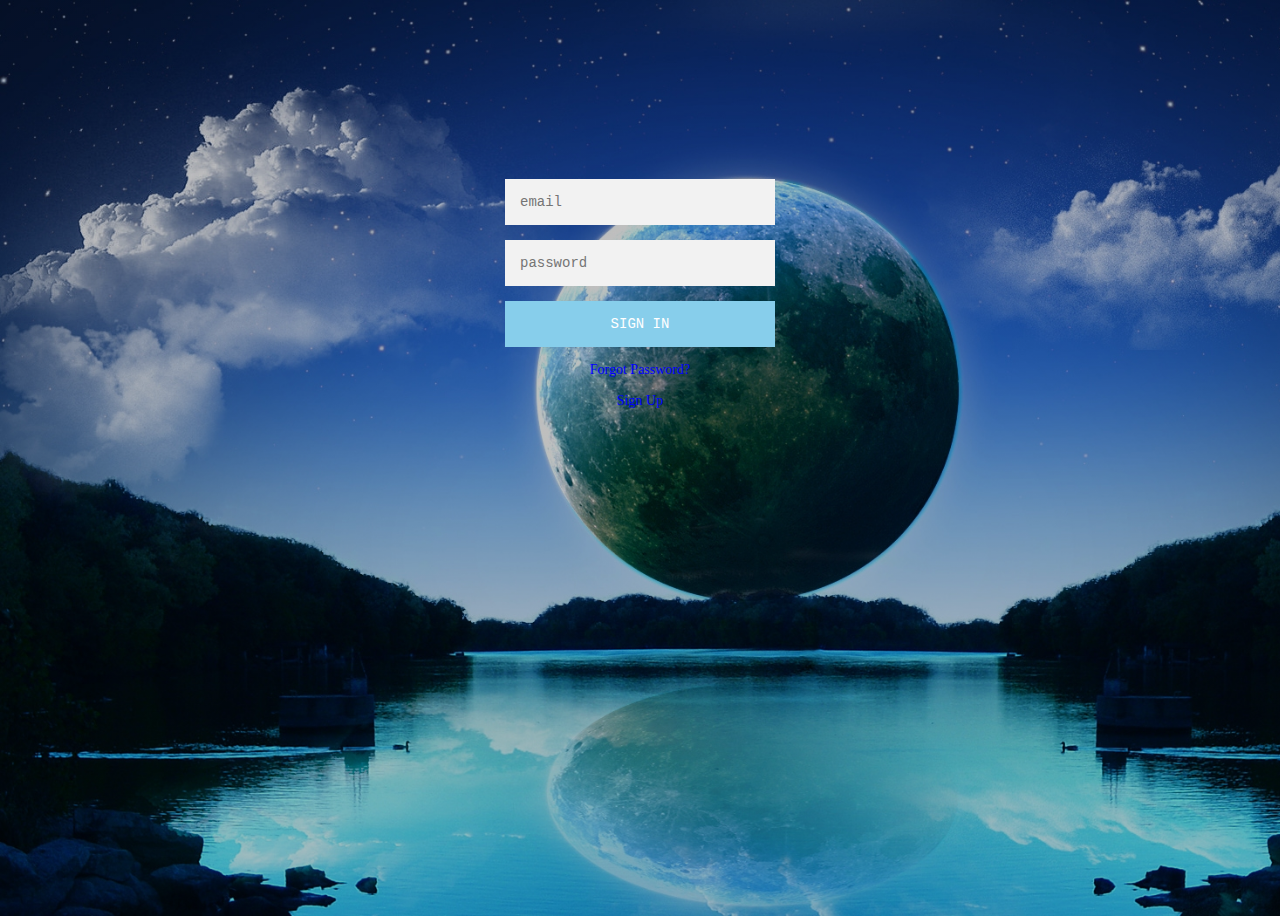
<file: login.html>
<!DOCTYPE html>
<html>
    <head>
        <title>Sign In</title>
        <meta charset="utf-8"lang="en">
        <meta name="viewport" content="width=device-width, initial-scale=1.0">
        <link rel="stylesheet" type="text/css" href="main.css">
        <script src="style.js" crossorigin="anonymous" ></script>
    </head>
    <body>
        <div class="form-data">
            <div class="form">
                <form class="login">
                    <input type="text" placeholder="email"/>
                    <input type="text" placeholder="password"/>
                    <button >Sign In</button>

                    <p class="message"><a href="#">Forgot Password?</a></p>
                    <p class="message"><a href="#">Sign Up</a></p>
                </form>
                
            </div>
        </div>
    </body>
</html>
</file>
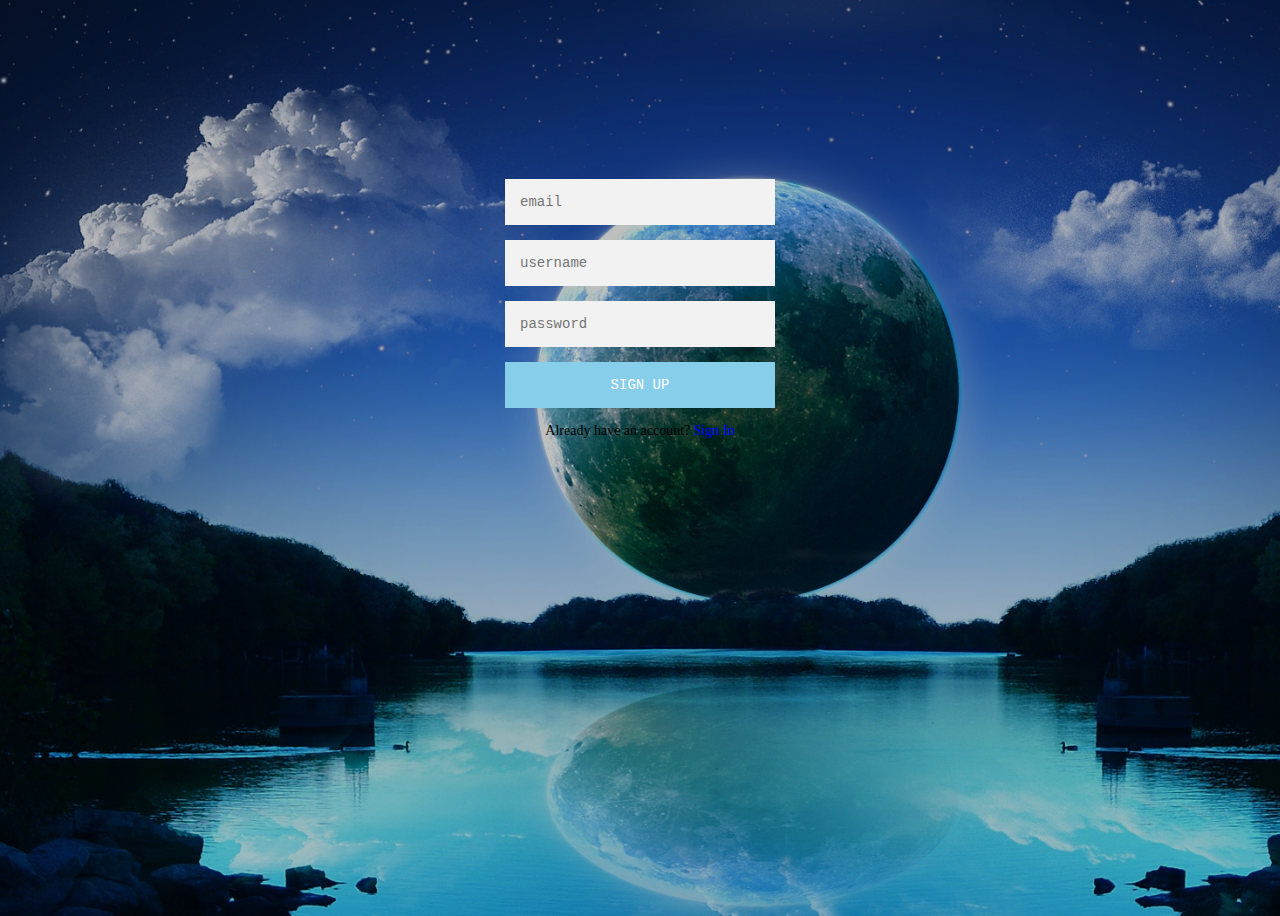
<file: register.html>
<!DOCTYPE html>
<html>
    <head>
        <title>Sign Up</title>
        <meta charset="utf-8"lang="en">
        <meta name="viewport" content="width=device-width, initial-scale=1.0">
        <link rel="stylesheet" type="text/css" href="main.css">
        <script src="style.js" crossorigin="anonymous"></script>
    </head>
    <body>
        <div class="form-data">
            <div class="form">
                <form class="register">
                    <input type="text" placeholder="email"/>
                    <input type="text" placeholder="username"/>
                    <input type="text" placeholder="password"/>
                    <button>Sign Up</button>

                    <p class="message">Already have an account? <a href="#">Sign In</a></p>
                </form>
            </div>
        </div>
    </body>
</html>
</file>
<file: main.css>
body
{
    background-image: linear-gradient(rgba(0,0,0,0.25),rgba(0,0,0,0.25)), url('main.jpg') ;
    height: 100vh;
    background-size: cover;
    background-position: cover;
}
.form-data
{
    width: 360px;
    padding: 10% 0 0;
    margin: auto;
}
.form
{
    position: relative;
    z-index: 1;
    background: rgba(7,40,195,0.8) #ffffff;
    max-width: 360px;
    margin: 0 auto 100px;
    padding: 45px;
    text-align: center;
}
.form input
{
    font-family: 'Courier New', Courier, monospace;
    outline: 1;
    background: #f2f2f2;
    width: 100%;
    border: 0;
    margin: 0 0 15px;
    padding: 15px;
    box-sizing: border-box;
    font-size: 14px;
}
.form button
{
    font-family: 'Courier New', Courier, monospace;
    text-transform: uppercase;
    outline: 0;
    background: skyblue;
    width: 100%;
    border: 0;
    padding: 15px;
    color: #ffffff;
    font-size: 14px;
    cursor: pointer;
}
.form button:hover, .form button:active
{
    background: black;
}
.form .message
{
    margin: 15px 0 0;
    color: black;
    font-size: 14px;
}
.form .message a
{
    color: blue;
    text-decoration: none;
}
</file>
